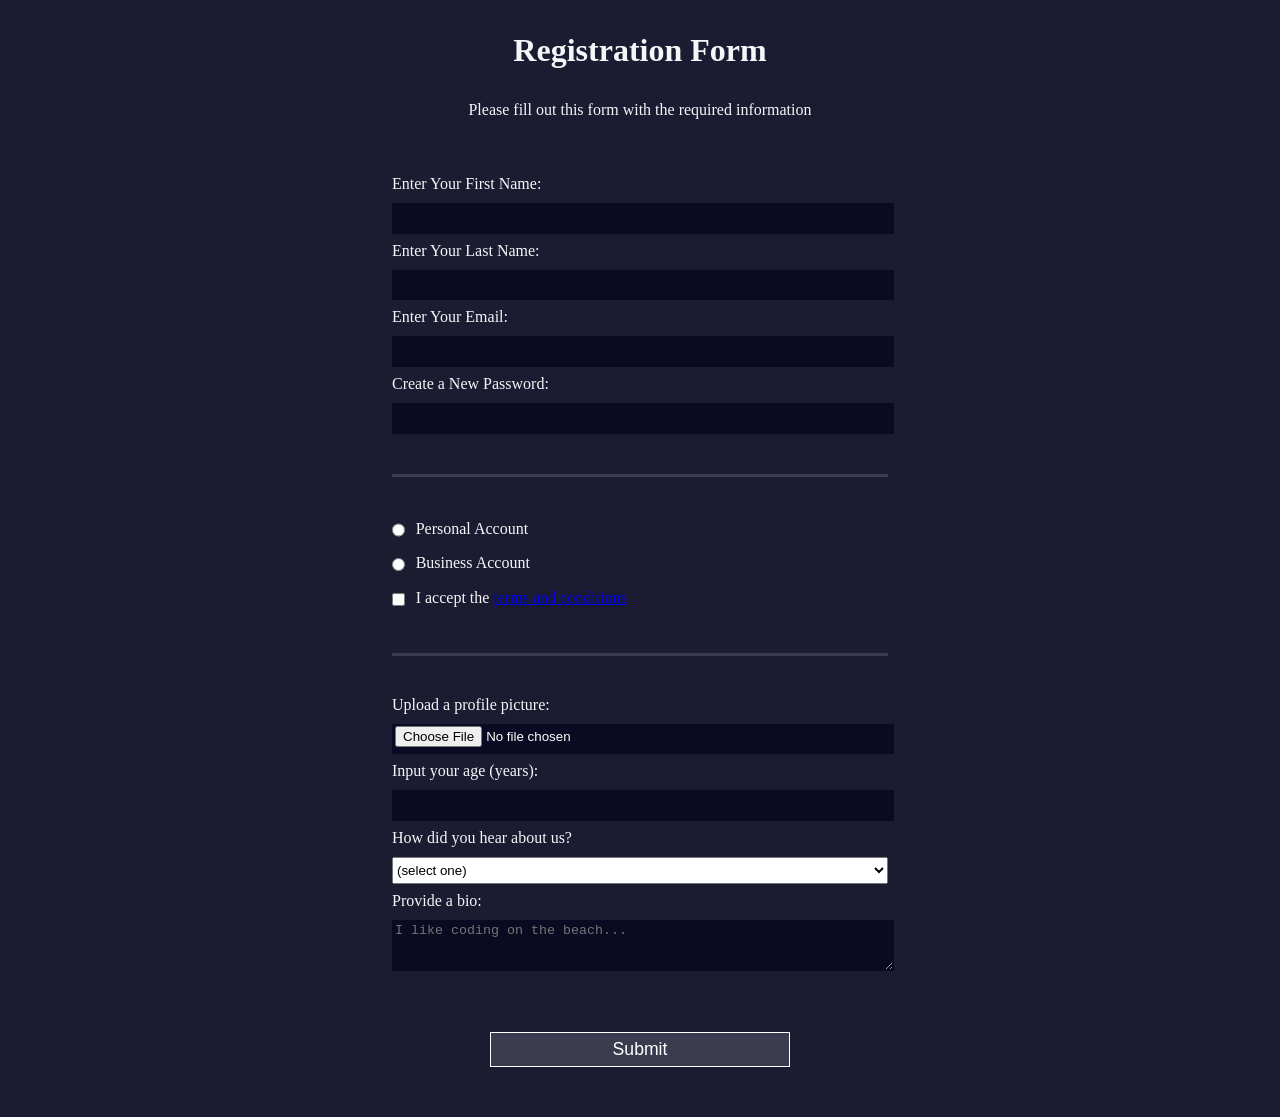
<file: belajar form/index.html>
<!DOCTYPE html>
<html lang="en">
  <head>
    <meta charset="UTF-8">
    <title>Registration Form</title>
    <link rel="stylesheet" href="styles.css" />
  </head>
  <body>
    <h1>Registration Form</h1>
    <p>Please fill out this form with the required information</p>
    <form method="post" action='https://register-demo.freecodecamp.org'>
      <fieldset>
        <label for="first-name">Enter Your First Name: <input id="first-name" name="first-name" type="text" required /></label>
        <label for="last-name">Enter Your Last Name: <input id="last-name" name="last-name" type="text" required /></label>
        <label for="email">Enter Your Email: <input id="email" name="email" type="email" required /></label>
        <label for="new-password">Create a New Password: <input id="new-password" name="new-password" type="password" pattern="[a-z0-5]{8,}" required /></label>
      </fieldset>
      <fieldset>
        <label for="personal-account"><input id="personal-account" type="radio" name="account-type" class="inline" /> Personal Account</label>
        <label for="business-account"><input id="business-account" type="radio" name="account-type" class="inline" /> Business Account</label>
        <label for="terms-and-conditions">
          <input id="terms-and-conditions" type="checkbox" required name="terms-and-conditions" class="inline" /> I accept the <a href="https://www.freecodecamp.org/news/terms-of-service/">terms and conditions</a>
        </label>
      </fieldset>
      <fieldset>
        <label for="profile-picture">Upload a profile picture: <input id="profile-picture" type="file" name="file" /></label>
        <label for="age">Input your age (years): <input id="age" type="number" name="age" min="13" max="120" /></label>
        <label for="referrer">How did you hear about us?
          <select id="referrer" name="referrer">
            <option value="">(select one)</option>
            <option value="1">News</option>
            <option value="2">YouTube Channel</option>
            <option value="3">Forum</option>
            <option value="4">Other</option>
          </select>
        </label>
        <label for="bio">Provide a bio:
          <textarea id="bio" name="bio" rows="3" cols="30" placeholder="I like coding on the beach..."></textarea>
        </label>
      </fieldset>
      <input type="submit" value="Submit" />
    </form>
  </body>
</html>
</file>
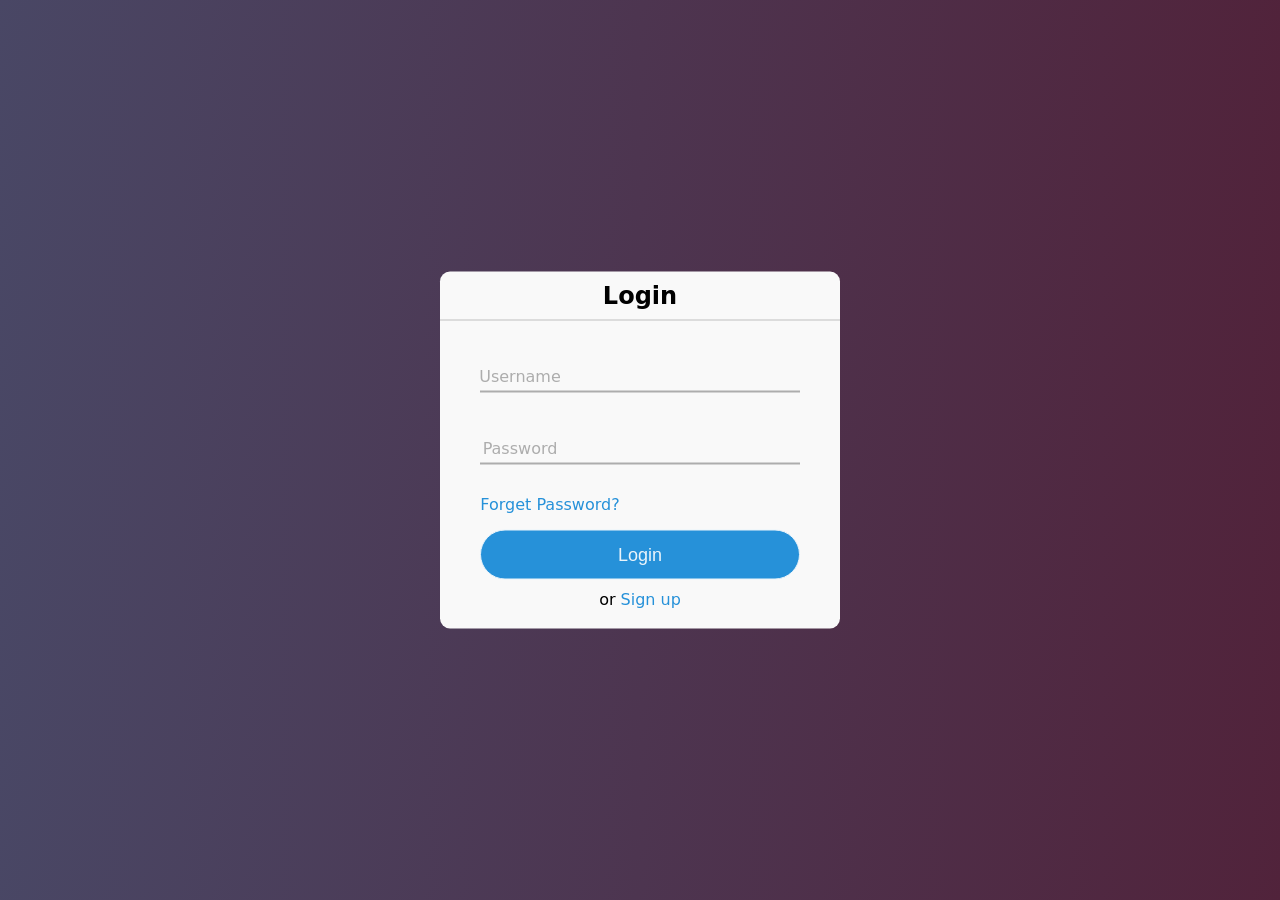
<file: login/index.html>
<!DOCTYPE html>
<html lang="en">
<head>
    <meta charset="UTF-8">
    <meta name="viewport" content="width=device-width, initial-scale=1.0">
    <title>Log in</title>
    <link rel="stylesheet" href="index.css">
</head>
<body>
    
    <section>
        <h1>Login</h1>
        <form action="">
            <div class="txt-input">
                <label for="email">Username</label>
                <input type="email" required>
            </div>
            <div class="txt-input">
                <label for="password"> Password</label>
                <input type="password" required>
            </div>
            <div class="forget-pass">
                <a href="#">Forget Password?</a>
            </div>
            <input type="submit" value="Login">
            <div class="signup">
                <p>or <a href="">Sign up</a></p>
            </div>
        </form>
    </section>
</body>
</html>
</file>
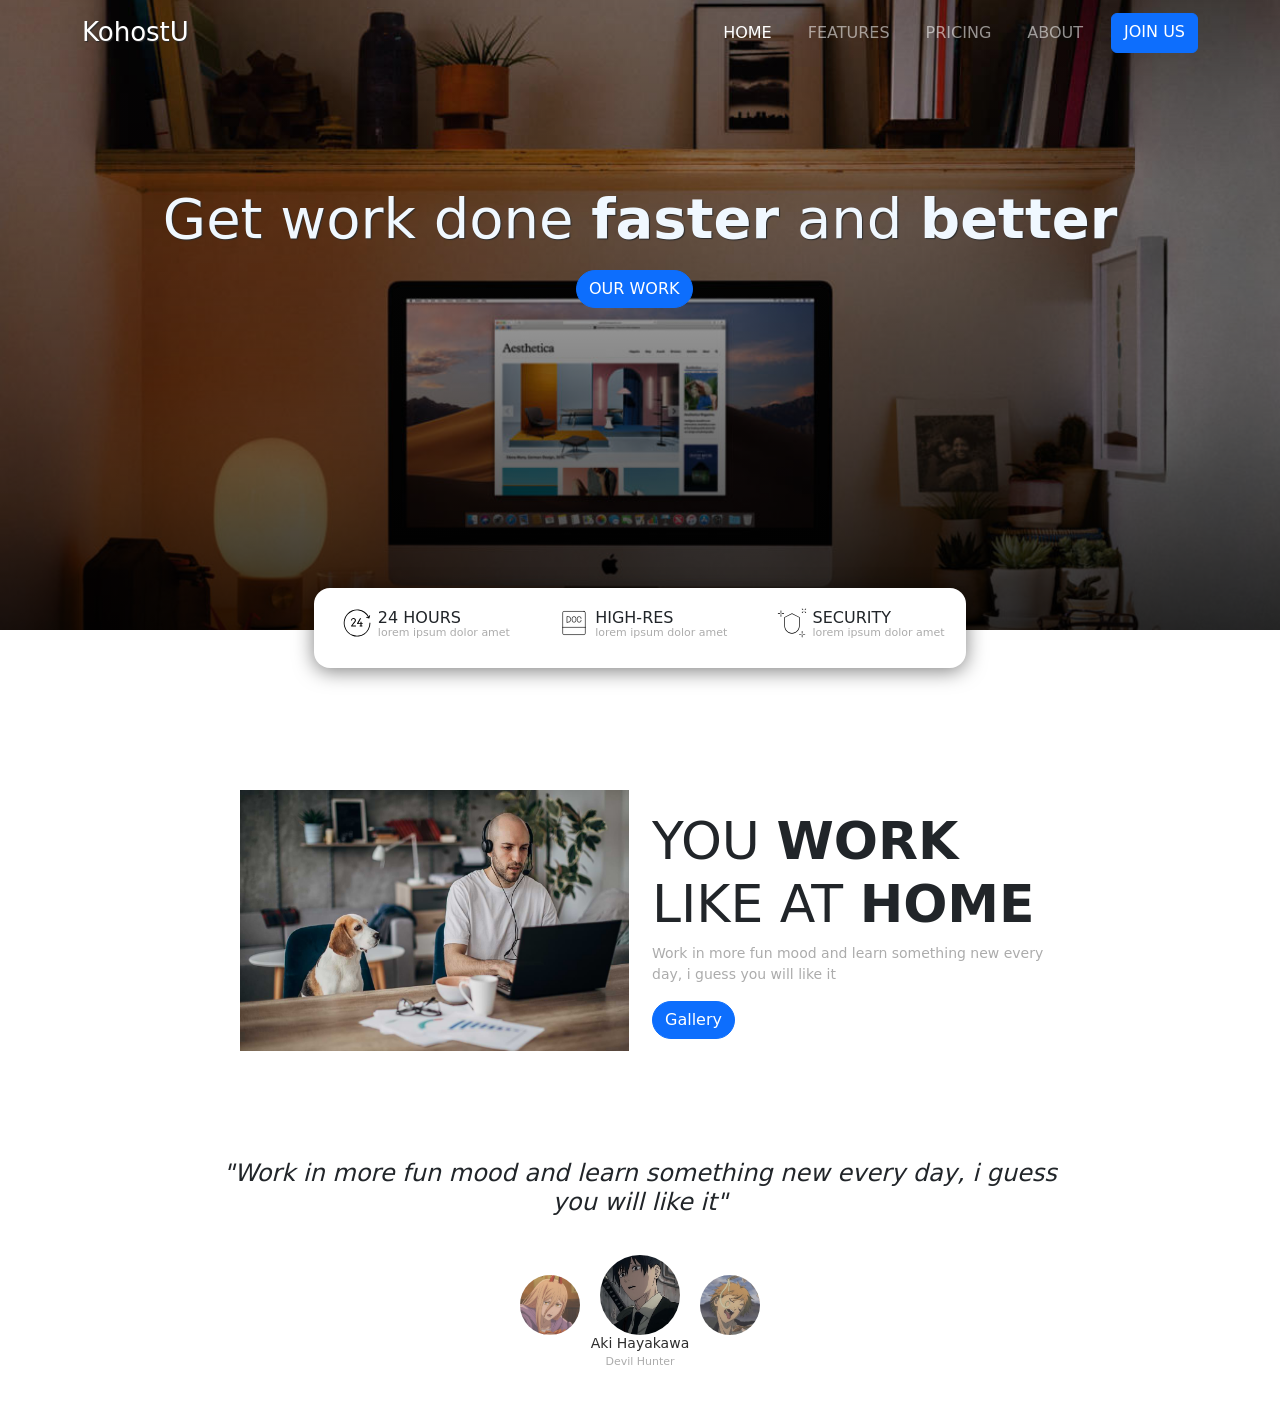
<file: web kerja bootsraps/index.html>
<!DOCTYPE html>
<html lang="en">
<head>
    <meta charset="UTF-8">
    <meta name="viewport" content="width=device-width, initial-scale=1.0">
    <title>Document</title>
    <link rel="stylesheet" href="index.css">
    <link href="https://cdn.jsdelivr.net/npm/bootstrap@5.3.0/dist/css/bootstrap.min.css" rel="stylesheet" integrity="sha384-9ndCyUaIbzAi2FUVXJi0CjmCapSmO7SnpJef0486qhLnuZ2cdeRhO02iuK6FUUVM" crossorigin="anonymous">

</head>
<body>
    <!-- Navbar -->
    <nav class="navbar navbar-expand-lg" data-bs-theme="dark">
      <div class="container">
        <a class="navbar-brand" href="#">KohostU</a>        
        <div class="navbar-nav ml-auto">
          <a class="nav-link active" aria-current="page" href="#">Home</a>
          <a class="nav-link" href="#">Features</a>
          <a class="nav-link" href="#">Pricing</a>
          <a class="nav-link" href="#">About</a>
          <a class="btn btn-primary joinus" href="#">JOIN US</a>
        </div>
      </div>
    </nav>
    <!-- Navbar end -->

    <!--Jumbotron-->       
    <h1 class="display-4">Get work done <span>faster</span> and <span>better</span></h1>

    <div class="jmtron"> 
      <div class="tombol">
        <a class="btn btn-primary tombol" href="#">Our Work</a>
      </div>
      <!-- container -->
    <div class="container-info">
      <!-- info panel -->
        <div class="row justify-content-center">
          <div class="col-6 info-panel">
            <div class="row">
              <div class="col-lg">
                <img src="hours-clock-24-hours-stopwatch-time-timer-watch-svgrepo-com.svg" alt="Employee" class="float-left">
                <h4>24 Hours</h4>
                <p>lorem ipsum dolor amet</p>
              </div>
              <div class="col-lg">
                <img src="doc-scanner-svgrepo-com.svg" alt="High Res" class="float-left">
                <h4>High-Res</h4>
                <p>lorem ipsum dolor amet</p>
              </div>
              <div class="col-lg">
                <img src="security-hygiene-svgrepo-com.svg" alt="Security" class="float-left">
                <h4>Security</h4>
                <p>lorem ipsum dolor amet</p>
              </div>
            </div>
          </div>
        </div>
      <!-- info panel end -->
      </div>
      <!-- container end -->
    </div>
    <!-- Jumbotronend -->

    <!-- container -->
    <div class="container-workspace">
      <!-- working space -->
      <div class="row workspace">
        <div class="col-6">
          <img src="workspace.jpg" alt="workingspace">
        </div>

        <div class="col-4">
          <h3>You <span>work</span> like at <span>home</span></h3>
          <p>Work in more fun mood and learn something new every day, i guess you will like it</p>
          <a class="btn btn-primary tombol" href="#">Gallery</a>
        </div>
      </div>
      <!-- working space end -->
    </div>
    <!-- container end -->

    <!-- testimoni -->
    <section class="testimonial">
      <div class="row justify-content-center quote">
        <div class="col-lg-8">
          <h4>
            "Work in more fun mood and learn something new every day, i guess you will like it"
          </h4>
        </div>
      </div>

      <div class="row justify-content-center">
        <div class="col-6 justify-content-center d-flex">
          <figure class="figure justify-content-center">
            <img src="power.jpg" class="figure-img img-fluid rounded-circle" alt="power">
          </figure>
          <figure class="figure justify-content-center">
            <img src="aki.jpg" class="figure-img img-fluid rounded-circle utama" alt="aki">
            <figcaption class="figure-caption">
              <h5>Aki Hayakawa</h5>
              <p>Devil Hunter</p>
            </figcaption>
          </figure>
          <figure class="figure justify-content-center">
            <img src="denji.jpg" class="figure-img img-fluid rounded-circle" alt="denji">
          </figure>
        </div>
      </div>
    </section>
    <!-- testimoni end -->
    <script src="https://cdn.jsdelivr.net/npm/bootstrap@5.3.0/dist/js/bootstrap.bundle.min.js" integrity="sha384-geWF76RCwLtnZ8qwWowPQNguL3RmwHVBC9FhGdlKrxdiJJigb/j/68SIy3Te4Bkz" crossorigin="anonymous"></script>
</body>
</html>
</file>
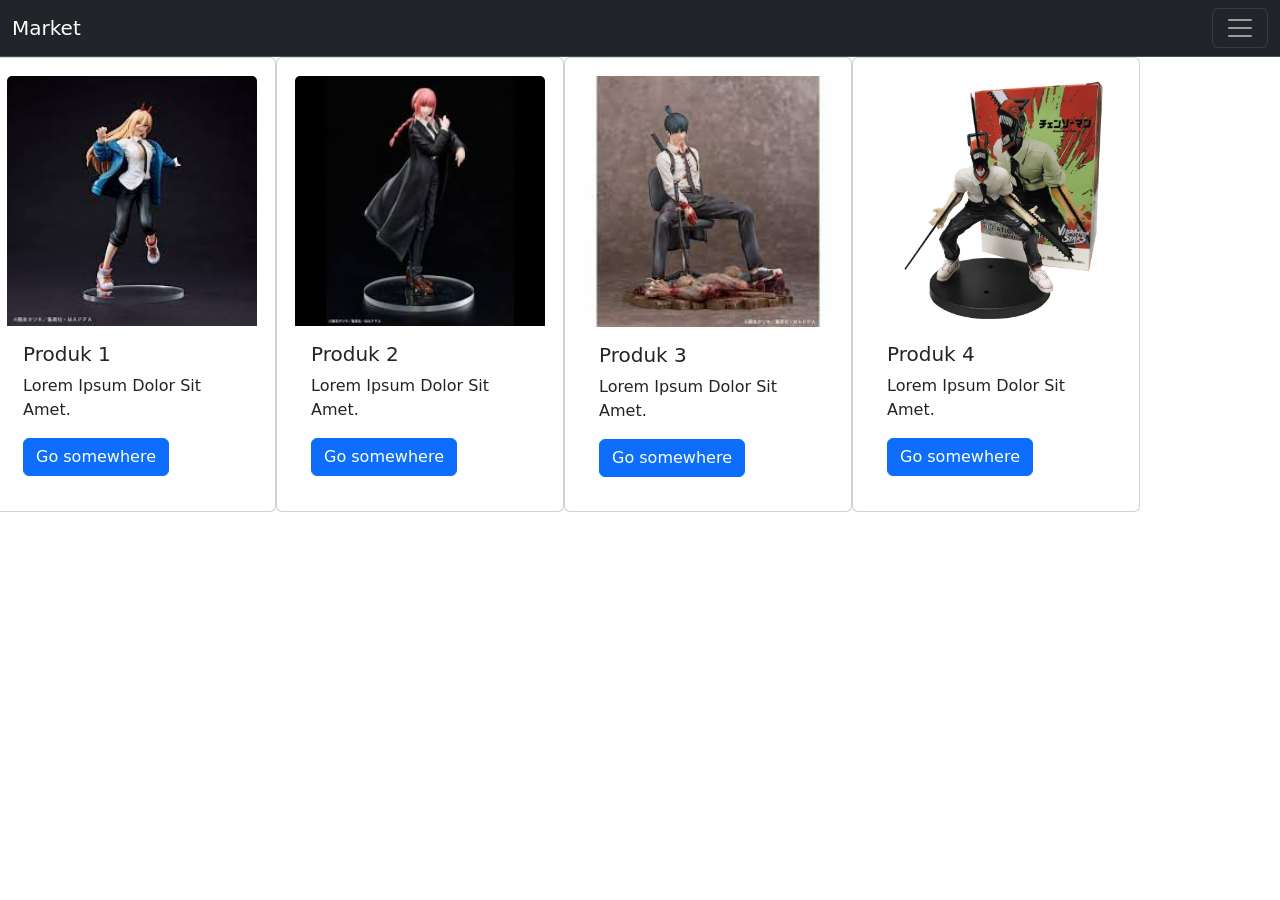
<file: web satu/index.html>
<!DOCTYPE html>
<html lang="en">
<head>
    <meta charset="UTF-8">
    <meta name="viewport" content="width=device-width, initial-scale=1.0">
    <title>jualan</title>
    <link href="https://cdn.jsdelivr.net/npm/bootstrap@5.3.0/dist/css/bootstrap.min.css" rel="stylesheet" integrity="sha384-9ndCyUaIbzAi2FUVXJi0CjmCapSmO7SnpJef0486qhLnuZ2cdeRhO02iuK6FUUVM" crossorigin="anonymous">
    <link rel="stylesheet" href="index.css">
</head>
<body>
    <nav class="navbar bg-dark border-bottom border-bottom-dark" data-bs-theme="dark">
        <div class="container-fluid">
          <a class="navbar-brand" href="#">Market</a>
          <button class="navbar-toggler" type="button" data-bs-toggle="collapse" data-bs-target="#navbarSupportedContent" aria-controls="navbarSupportedContent" aria-expanded="false" aria-label="Toggle navigation">
            <span class="navbar-toggler-icon"></span>
          </button>
          <div class="collapse navbar-collapse" id="navbarSupportedContent">
            <ul class="navbar-nav me-auto mb-2 mb-lg-0">
              <li class="nav-item">
                <a class="nav-link active" aria-current="page" href="#">Home</a>
              </li>
              <li class="nav-item">
                <a class="nav-link" href="#">Link</a>
              </li>
              <li class="nav-item dropdown">
                <a class="nav-link dropdown-toggle" href="#" role="button" data-bs-toggle="dropdown" aria-expanded="false">
                  Dropdown
                </a>
                <ul class="dropdown-menu">
                  <li><a class="dropdown-item" href="#">Action</a></li>
                  <li><a class="dropdown-item" href="#">Another action</a></li>
                  <li><hr class="dropdown-divider"></li>
                  <li><a class="dropdown-item" href="#">Something else here</a></li>
                </ul>
              </li>
              <li class="nav-item">
                <a class="nav-link disabled">Disabled</a>
              </li>
            </ul>
            <form class="d-flex" role="search">
              <input class="form-control me-2" type="search" placeholder="Search" aria-label="Search">
              <button class="btn btn-outline-success" type="submit">Search</button>
            </form>
          </div>
        </div>
      </nav>
      <div class="row">
        <!-- content 1  -->
      <div class="card" style="width: 18rem;">
        <img src="powah.jpeg" class="card-img-top" alt="...">
        <div class="card-body">
          <h5 class="card-title">Produk 1</h5>
          <p class="card-text">Lorem Ipsum Dolor Sit Amet.</p>
          <a href="#" class="btn btn-primary">Go somewhere</a>
        </div>
      </div>
      <!-- content 1 end  -->

      <!-- content 2  -->
      <div class="card" style="width: 18rem;">
        <img src="makima.jpeg" class="card-img-top" alt="...">
        <div class="card-body">
          <h5 class="card-title">Produk 2</h5>
          <p class="card-text">Lorem Ipsum Dolor Sit Amet.</p>
          <a href="#" class="btn btn-primary">Go somewhere</a>
        </div>
      </div>
      <!-- content 2 end  -->

      <!-- content 3  -->
      <div class="card" style="width: 18rem;">
        <img src="aki.jpeg" class="card-img-top" alt="...">
        <div class="card-body">
          <h5 class="card-title">Produk 3</h5>
          <p class="card-text">Lorem Ipsum Dolor Sit Amet.</p>
          <a href="#" class="btn btn-primary">Go somewhere</a>
        </div>
      </div>
      <!-- content 3 end  -->
      <div class="card" style="width: 18rem;">
        <img src="denji.jpeg" class="card-img-top" alt="...">
        <div class="card-body">
          <h5 class="card-title">Produk 4</h5>
          <p class="card-text">Lorem Ipsum Dolor Sit Amet.</p>
          <a href="#" class="btn btn-primary">Go somewhere</a>
        </div>
      </div>

      </div>
      
    <script src="https://cdn.jsdelivr.net/npm/bootstrap@5.3.0/dist/js/bootstrap.bundle.min.js" integrity="sha384-geWF76RCwLtnZ8qwWowPQNguL3RmwHVBC9FhGdlKrxdiJJigb/j/68SIy3Te4Bkz" crossorigin="anonymous"></script>

</body>
</html>
</file>
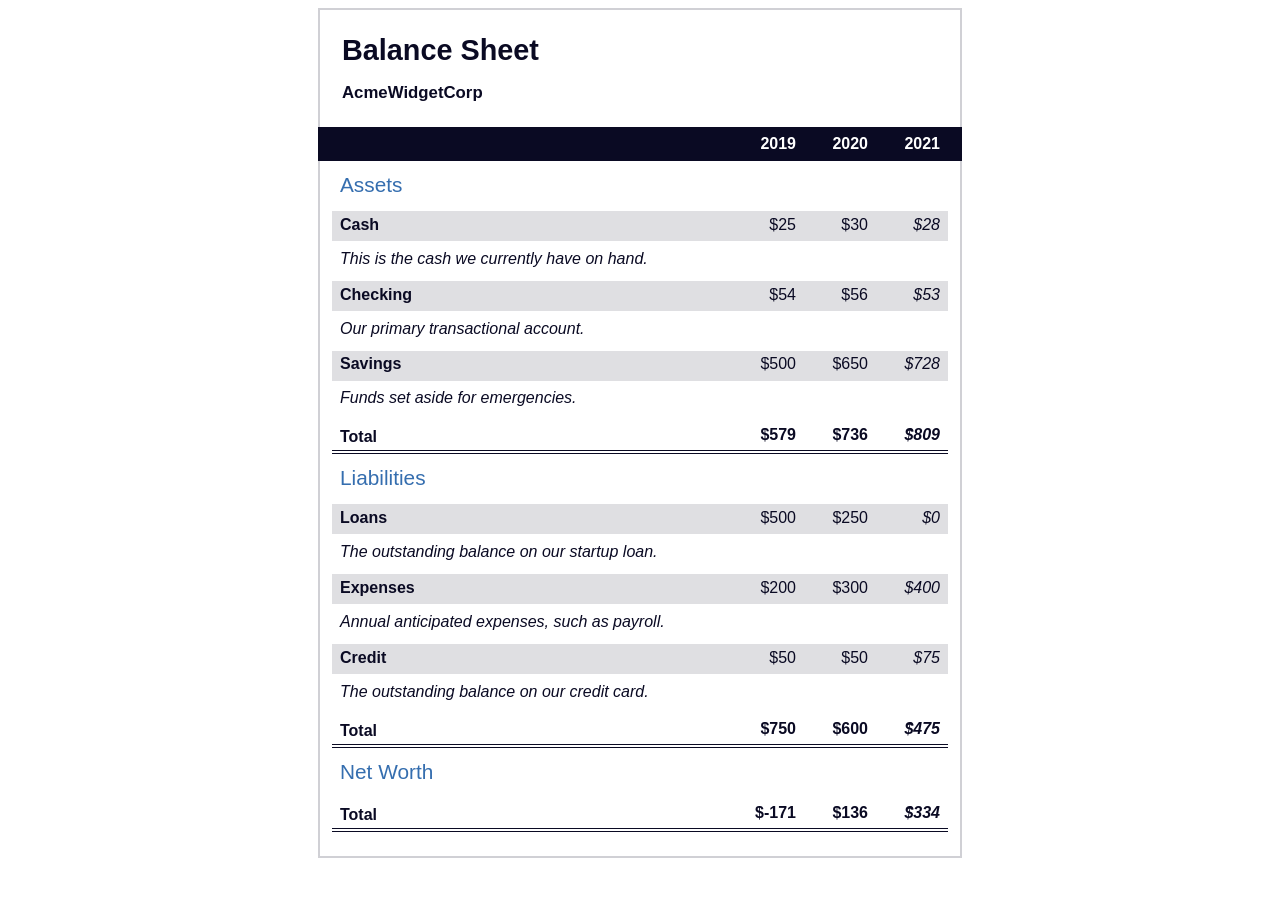
<file: freeCodeCamp/11-Learn More About CSS Pseudo Selectors by Building A Balance Sheet/index.html>
<!DOCTYPE html>
<html lang="en">
  <head>
    <meta charset="UTF-8">
    <meta name="viewport" content="width=device-width, initial-scale=1.0">
    <title>Balance Sheet</title>
    <link rel="stylesheet" href="./styles.css">
  </head>
  <body>
    <main>
      <section>
        <h1>
          <span class="flex">
            <span>AcmeWidgetCorp</span>
            <span>Balance Sheet</span>
          </span>
        </h1>
        <div id="years" aria-hidden="true">
          <span class="year">2019</span>
          <span class="year">2020</span>
          <span class="year">2021</span>
        </div>
        <div class="table-wrap">
          <table>
            <caption>Assets</caption>
            <thead>
              <tr>
                <td></td>
                <th><span class="sr-only year">2019</span></th>
                <th><span class="sr-only year">2020</span></th>
                <th class="current"><span class="sr-only year">2021</span></th>
              </tr>
            </thead>
            <tbody>
              <tr class="data">
                <th>Cash <span class="description">This is the cash we currently have on hand.</span></th>
                <td>$25</td>
                <td>$30</td>
                <td class="current">$28</td>
              </tr>
              <tr class="data">
                <th>Checking <span class="description">Our primary transactional account.</span></th>
                <td>$54</td>
                <td>$56</td>
                <td class="current">$53</td>
              </tr>
              <tr class="data">
                <th>Savings <span class="description">Funds set aside for emergencies.</span></th>
                <td>$500</td>
                <td>$650</td>
                <td class="current">$728</td>
              </tr>
              <tr class="total">
                <th>Total <span class="sr-only">Assets</span></th>
                <td>$579</td>
                <td>$736</td>
                <td class="current">$809</td>
              </tr>
            </tbody>
          </table>
          <table>
            <caption>Liabilities</caption>
            <thead>
              <tr>
              <td></td>
              <th><span class="sr-only">2019</span></th>
              <th><span class="sr-only">2020</span></th>
              <th><span class="sr-only">2021</span></th>
              </tr>
            </thead>
            <tbody>
              <tr class="data">
                <th>Loans <span class="description">The outstanding balance on our startup loan.</span></th>
                <td>$500</td>
                <td>$250</td>
                <td class="current">$0</td>
              </tr>
              <tr class="data">
                <th>Expenses <span class="description">Annual anticipated expenses, such as payroll.</span></th>
                <td>$200</td>
                <td>$300</td>
                <td class="current">$400</td>
              </tr>
              <tr class="data">
                <th>Credit <span class="description">The outstanding balance on our credit card.</span></th>
                <td>$50</td>
                <td>$50</td>
                <td class="current">$75</td>
              </tr>
              <tr class="total">
                <th>Total <span class="sr-only">Liabilities</span></th>
                <td>$750</td>
                <td>$600</td>
                <td class="current">$475</td>
              </tr>
            </tbody>
          </table>
          <table>
            <caption>Net Worth</caption>
            <thead>
              <tr>
              <td></td>
              <th><span class="sr-only">2019</span></th>
              <th><span class="sr-only">2020</span></th>
              <th><span class="sr-only">2021</span></th>
              </tr>
            </thead>
            <tbody>
              <tr class="total">
                <th>Total <span class="sr-only">Net Worth</span></th>
                <td>$-171</td>
                <td>$136</td>
                <td class="current">$334</td>
              </tr>
            </tbody>
          </table>
        </div>
      </section>
    </main>
  </body>
</html>
</file>
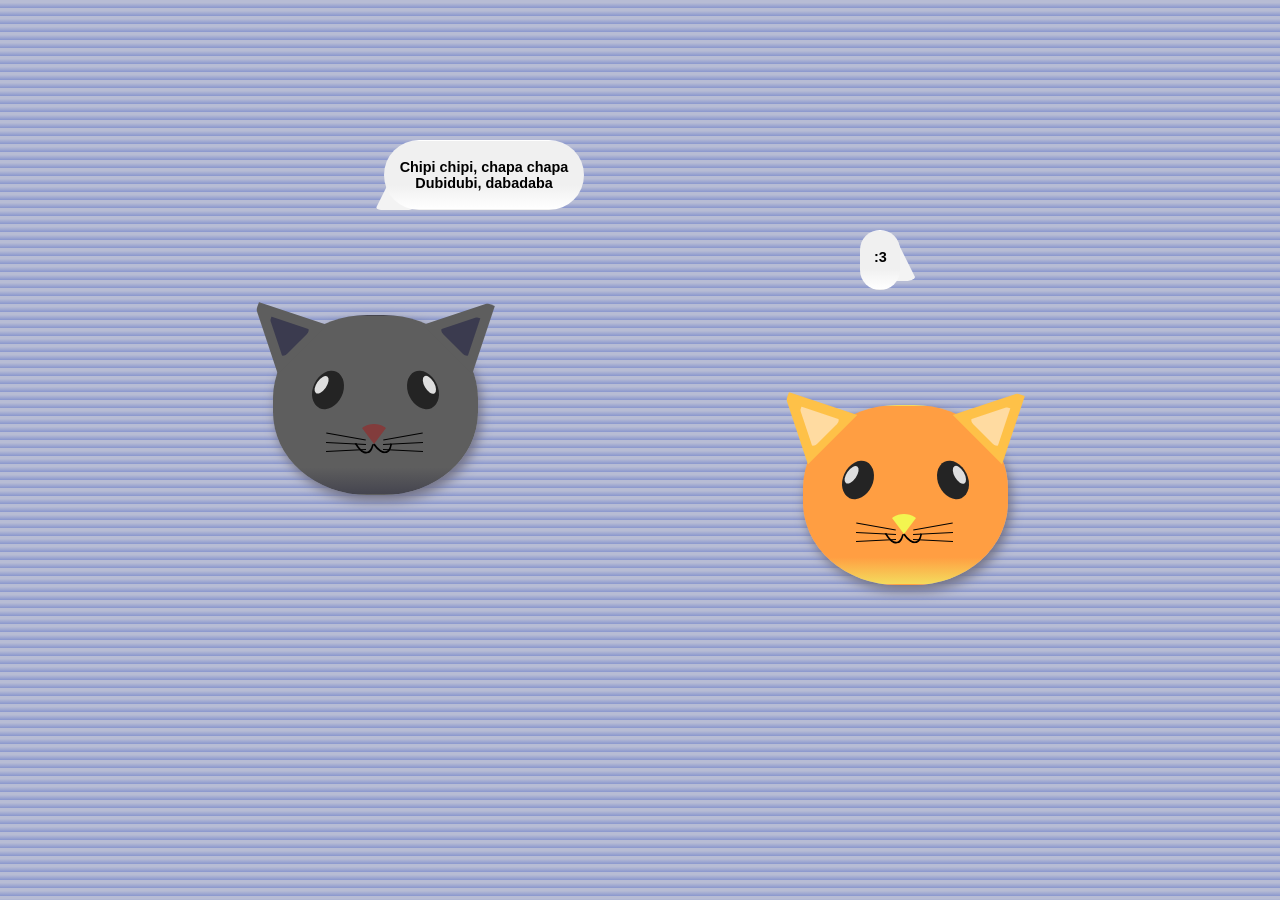
<file: freeCodeCamp/12-Learn Intermediate CSS by Building a Cat Painting/index.html>
<!DOCTYPE html>
<html lang="en">
<head>
    <meta charset="UTF-8">
    <title>Cat Painting</title>
    <link rel="stylesheet" href="./styles.css">
</head>
<body>
    <main>
    <!-- Black Cat -->
    <div class="cat-head">
        <div class="cat-ears">
        <div class="cat-left-ear">
            <div class="cat-left-inner-ear"></div>
        </div>
        <div class="cat-right-ear">
            <div class="cat-right-inner-ear"></div>
        </div>
        </div>

        <div class="cat-eyes">
        <div class="cat-left-eye">
            <div class="cat-left-inner-eye"></div>
        </div>
        <div class="cat-right-eye">
            <div class="cat-right-inner-eye"></div>
        </div>
        </div>
        
        <div class="cat-nose"></div>

        <div class="cat-mouth">
        <div class="cat-mouth-line-left"></div>
        <div class="cat-mouth-line-right"></div>
        </div>

        <div class="cat-whiskers">
        <div class="cat-whiskers-left">
            <div class="cat-whisker-left-top"></div>
            <div class="cat-whisker-left-middle"></div>
            <div class="cat-whisker-left-bottom"></div>
        </div>
        <div class="cat-whiskers-right">
            <div class="cat-whisker-right-top"></div>
            <div class="cat-whisker-right-middle"></div>
            <div class="cat-whisker-right-bottom"></div>
        </div>
        </div>

    </div>

    <!-- White Cat -->
    <div class="cat-head">
        <div class="cat-ears">
        <div class="cat-left-ear">
            <div class="cat-left-inner-ear"></div>
        </div>
        <div class="cat-right-ear">
            <div class="cat-right-inner-ear"></div>
        </div>
        </div>

        <div class="cat-eyes">
        <div class="cat-left-eye">
            <div class="cat-left-inner-eye"></div>
        </div>
        <div class="cat-right-eye">
            <div class="cat-right-inner-eye"></div>
        </div>
        </div>
        
        <div class="cat-nose"></div>

        <div class="cat-mouth">
        <div class="cat-mouth-line-left"></div>
        <div class="cat-mouth-line-right"></div>
        </div>

        <div class="cat-whiskers">
        <div class="cat-whiskers-left">
            <div class="cat-whisker-left-top"></div>
            <div class="cat-whisker-left-middle"></div>
            <div class="cat-whisker-left-bottom"></div>
        </div>
        <div class="cat-whiskers-right">
            <div class="cat-whisker-right-top"></div>
            <div class="cat-whisker-right-middle"></div>
            <div class="cat-whisker-right-bottom"></div>
        </div>
        </div>

    </div>

    <!-- Bubble Text 1 -->
    <div class="bubble-black">
        <p>Chipi chipi, chapa chapa <br>Dubidubi, dabadaba</p>
        <div class="triangel-black"></div>
    </div>
    
    <!-- Bubble Text 2 -->
    <div class="bubble-white">
        <p>:3</p>
        <div class="triangel-white"></div>
    </div>

    </main>
</body>
</html>
</file>
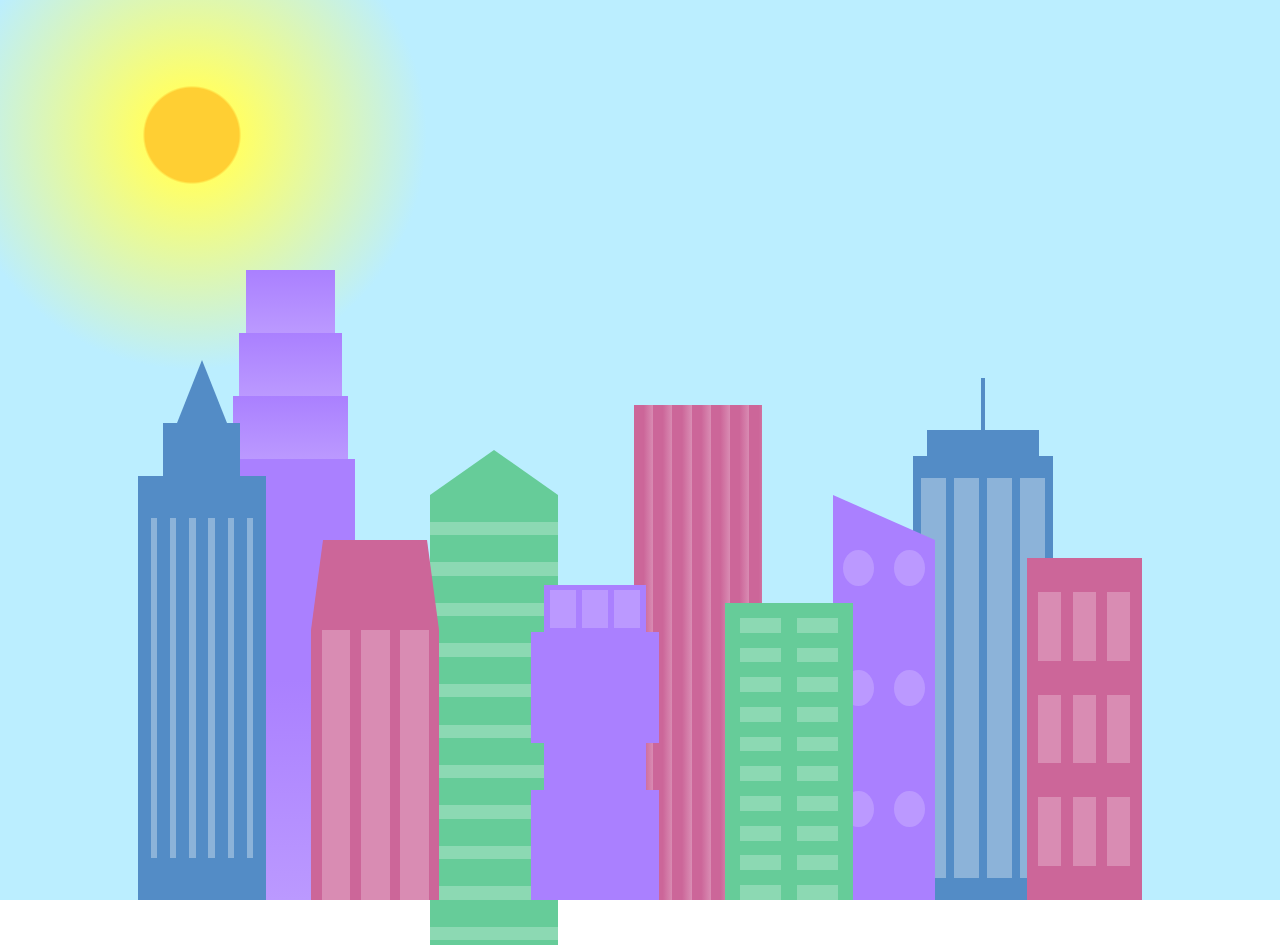
<file: freeCodeCamp/15-Learn CSS Variables by Building a City Skyline/index.html>
<!DOCTYPE html>
<html lang="en">    
<head>
    <meta charset="UTF-8">
    <title>City Skyline</title>
    <link href="styles.css" rel="stylesheet" />   
</head>

<body>
    <div class="background-buildings sky">
    <div></div>
    <div></div>
    <div class="bb1 building-wrap">
        <div class="bb1a bb1-window"></div>
        <div class="bb1b bb1-window"></div>
        <div class="bb1c bb1-window"></div>
        <div class="bb1d"></div>
    </div>
    <div class="bb2">
        <div class="bb2a"></div>
        <div class="bb2b"></div>
    </div>
    <div class="bb3"></div>
    <div></div>
    <div class="bb4 building-wrap">
        <div class="bb4a"></div>
        <div class="bb4b"></div>
        <div class="bb4c window-wrap">
        <div class="bb4-window"></div>
        <div class="bb4-window"></div>
        <div class="bb4-window"></div>
        <div class="bb4-window"></div>
        </div>
    </div>
    <div></div>
    <div></div>
    </div>

    <div class="foreground-buildings">
    <div></div>
    <div></div>
    <div class="fb1 building-wrap">
        <div class="fb1a"></div>
        <div class="fb1b"></div>
        <div class="fb1c"></div>
    </div>
    <div class="fb2">
        <div class="fb2a"></div>
        <div class="fb2b window-wrap">
        <div class="fb2-window"></div>
        <div class="fb2-window"></div>
        <div class="fb2-window"></div>
        </div>
    </div>
    <div></div>
    <div class="fb3 building-wrap">
        <div class="fb3a window-wrap">
        <div class="fb3-window"></div>
        <div class="fb3-window"></div>
        <div class="fb3-window"></div>
        </div>
        <div class="fb3b"></div>
        <div class="fb3a"></div>
        <div class="fb3b"></div>
    </div>
    <div class="fb4">
        <div class="fb4a"></div>
        <div class="fb4b">
        <div class="fb4-window"></div>
        <div class="fb4-window"></div>
        <div class="fb4-window"></div>
        <div class="fb4-window"></div>
        <div class="fb4-window"></div>
        <div class="fb4-window"></div>
        </div>
    </div>
    <div class="fb5"></div>
    <div class="fb6"></div>
    <div></div>
    <div></div>
    </div>
</body>
</html>
</file>
<file: belajar form/styles.css>
body {
    width: 100%;
    height: 100vh;
    margin: 0;
    background-color: #1b1b32;
    color: #f5f6f7;
    font-family: Tahoma;
    font-size: 16px;
  }
  
  h1, p {
    margin: 1em auto;
    text-align: center;
  }
  
  form {
    width: 60vw;
    max-width: 500px;
    min-width: 300px;
    margin: 0 auto;
    padding-bottom: 2em;
  }
  
  fieldset {
    border: none;
    padding: 2rem 0;
    border-bottom: 3px solid #3b3b4f;
  }
  
  fieldset:last-of-type {
    border-bottom: none;
  }
  
  label {
    display: block;
    margin: 0.5rem 0;
  }
  
  input,
  textarea,
  select {
    margin: 10px 0 0 0;
    width: 100%;
    min-height: 2em;
  }
  
  input, textarea {
    background-color: #0a0a23;
    border: 1px solid #0a0a23;
    color: #ffffff;
  }
  
  .inline {
    width: unset;
    margin: 0 0.5em 0 0;
    vertical-align: middle;
  }
  
  input[type="submit"] {
    display: block;
    width: 60%;
    margin: 1em auto;
    height: 2em;
    font-size: 1.1rem;
    background-color: #3b3b4f;
    border-color: white;
    min-width: 300px;
  }
  
  input[type="file"] {
    padding: 1px 2px;
  }
</file>
<file: login/index.css>
*{
    padding: 0%;
    margin: 0%;
}
body{
    font-family: system-ui, -apple-system, BlinkMacSystemFont, 'Segoe UI', Roboto, Oxygen, Ubuntu, Cantarell, 'Open Sans', 'Helvetica Neue', sans-serif;
    height: 100hv;
    overflow: hidden;
    background: linear-gradient(120deg, rgb(73, 71, 101) 0%, rgb(81, 35, 59) 100%);
    text-align: center;
    padding: 0 0 20px 0;
}
section{
    position: absolute;
    top: 50%;
    left: 50%;
    transform: translate(-50%, -50%);
    width: 400px;
    background-color: rgb(249, 249, 249);
    border-radius: 10px;
   
}
h1{
    text-align: center;
    padding: 10px 0 10px 0;
    border-bottom: 1px solid silver;
}
form{
    box-sizing: border-box ;
    padding: 0 40px;
}
.txt-input{
    position:relative;
    width: 100%;
    border-bottom: 2px solid #adadad ;
    margin: 30px 0;
    align-items: center;
}
.txt-input input{
    width: 300px;
    padding: 0 5px;
    height: 40px;
    font-size: 16px;
    border: none;
    background: none;
    outline: none;
}
.txt-input label{
    position: absolute;
    top: 40%;
    left: 40px;
    color: #adadad;
    transform: translate(-50%);
    font-size: 16px;
    pointer-events: none;
}
.txt-input span::before{
    content: '';
    position: absolute;
    top: 480px;
    left: 0;
    width: 0%;
    height: 2px;
    background: #2691d9;
}
.txt-input input:focus ~ label,
.txt-input input:valid ~ label{
    width: -5px;
    color: #2691d9;
}
.txt-input input:focus ~ span::before,
.txt-input input:valid ~ span::before{
    width: 100px;
}
.password{
    margin: -5px 0 20px 5px;
    color: #a6a6a6;
    cursor: pointer;

}
.password:hover{
    text-decoration: underline;
}
form .forget-pass{
    padding: 0 0 16px 0;

}
form .forget-pass a{
    position:relative ;
    text-decoration: none;
    color: #2691d9;
    right: 90px;
}
input[type="submit"]{
    width: 100%;
    height: 50px;
    border: 1px solid;
    background: #2691d9;
    border-radius: 25px;
    color: #e9f4fb;
    font-size: 18px;
}
.signup{
    padding: 10px 0 20px;
}
.signup p a{
    text-decoration: none;
    color: #2691d9;
}
</file>
<file: web kerja bootsraps/index.css>
.navbar{
    position: relative;
    z-index: 1;
}
a.navbar-brand, .nav-link{
    font-family: system-ui, -apple-system, BlinkMacSystemFont, 'Segoe UI', Roboto, Oxygen, Ubuntu, Cantarell, 'Open Sans', 'Helvetica Neue', sans-serif;
    font-size: 26px;
}
.navbar-brand, a .nav-link{
    text-shadow: 1px 1px 1px #2d2d2d;
}
/* utility */
 a .btn{
    border-radius: 40px;
    text-transform: uppercase;
 }
.tombol{
    padding: 10px 0 10px 0;
    z-index: 1;
    
}
.tombol a{
    position: relative;
    border-radius: 40px;
    text-transform: uppercase;
    margin-left: 45%;
    margin-top: 270px;
}
a .joinus{
    border-radius: 40px;
}
body .jmtron{
    background-image: url(Slowly-Returning-to-work-and-still-WFH.jpg);
    position: relative;
    background-size: cover;
    width:100% ;
    height: 640px;
    background-repeat: no-repeat;
    margin-top: -270px;
}
body .jmtron::after{
    content: '';
    position: absolute;
    display: block;
    width: 100%;
    height: 100%;
    bottom: 0;
    background-image: linear-gradient(to top, rgb(0, 0, 0, 0.8), rgba(6, 6, 6, 0));

}
.display-4{
    color: aliceblue;
    text-align: center;
    margin-top: 120px;
    text-shadow: 1px 1px 1px #2d2d2d;
    position: relative;
    z-index: 1;
}
.display-4 span{
    font-weight:600 ;
}

.info-panel{
    height: 80px;
    box-shadow: 0 3px 20px rgba(0, 0, 0, 0.5);
    border-radius: 16px;
    background-color: white;
    padding: 20px;
    z-index: 1;
}
.container-info{
    margin-top: 270px;

}
.info-panel img{
    height: 32%;
    width: 32%;
    float: left;
    margin-bottom: 30px;
    margin-right: -10px;
}
.info-panel h4{
    font-size: 16px;
    text-transform: uppercase;

}
.info-panel p{
    font-size: 11px;
    color: #acacac;
    margin-top: -10px;
}
.container-workspace{
    margin-top: 160px;
}
.workspace img{
    width: 62%;
    height: 105%;
    margin-left: 240px;
}
.workspace  h3{
    font-size: 52px;
    text-transform: uppercase;
    font-weight: 400;
    margin-top: 20px;
}
.workspace h3 span{
    font-weight: 600;
}
.workspace a{
    border-radius: 40px;
}
.workspace p{
    color:#acacac ;
    font-size: 14px;
}
/* testimonal */
.testimonial{
    margin-top: 120px;
    justify-content: center;
}
.testimonial h4{
    font-size: 24px;
    font-weight: 200;
    font-style: italic;
    text-align: center;
}
.testimonial img{
    position: relative;
    width: 60px;
    height: 60px;
    border-radius: 100%;
    margin: 50px 10px 0 10px;
    opacity: 0.8;
}
.testimonial figure img.utama{
    width: 80px;
    height: 80px;
    opacity: 1;
    margin-top: 30px;

}

.testimonial figcaption h5{
    text-align: center;
    font-size: 14px;
    color: #2d2d2d;
}
.testimonial figcaption p{
    margin-top: -5px;
    text-align: center;
    font-size: 11px;
    color: #acacac;
}

/* Desktop version */
@media (min-width: 992px) {
    .nav-link{
        text-transform: uppercase;
        margin-right: 20px;
    }
    .nav-link:hover::after{
        content: '';
        display: block;
        border-bottom: 3px solid rgb(74, 74, 192);
        margin: auto;
        padding-bottom: 5px;
        margin-bottom: -8px;
    }
}
</file>
<file: web satu/index.css>
.card{
    padding: 18px;
}
</file>
<file: freeCodeCamp/11-Learn More About CSS Pseudo Selectors by Building A Balance Sheet/styles.css>
span[class~="sr-only"] {
    border: 0 !important;
    clip: rect(1px, 1px, 1px, 1px) !important;
    clip-path: inset(50%) !important;
    height: 1px !important;
    width: 1px !important;
    position: absolute !important;
    overflow: hidden !important;
    white-space: nowrap !important;
    padding: 0 !important;
    margin: -1px !important;
  }
  
  html {
    box-sizing: border-box;
  }
  
  body {
    font-family: sans-serif;
    color: #0a0a23;
  }
  
  h1 {
    max-width: 37.25rem;
    margin: 0 auto;
    padding: 1.5rem 1.25rem;
  }
  
  h1 .flex {
    display: flex;
    flex-direction: column-reverse;
    gap: 1rem;
  }
  
  h1 .flex span:first-of-type {
    font-size: 0.7em;
  }
  
  h1 .flex span:last-of-type {
    font-size: 1.2em;
  }
  
  section {
    max-width: 40rem;
    margin: 0 auto;
    border: 2px solid #d0d0d5;
  }
  
  #years {
    display: flex;
    justify-content: flex-end;
    position: sticky;
    z-index: 999;
    top: 0;
    background: #0a0a23;
    color: #fff;
    padding: 0.5rem calc(1.25rem + 2px) 0.5rem 0;
    margin: 0 -2px;
  }
  
  #years span[class] {
    font-weight: bold;
    width: 4.5rem;
    text-align: right;
  }
  
  .table-wrap {
    padding: 0 0.75rem 1.5rem 0.75rem;
  }
  
  table {
    border-collapse: collapse;
    border: 0;
    width: 100%;
    position: relative;
    margin-top: 3rem;
  }
  
  table caption {
    color: #356eaf;
    font-size: 1.3em;
    font-weight: normal;
    position: absolute;
    top: -2.25rem;
    left: 0.5rem;
  }
  
  tbody td {
    width: 100vw;
    min-width: 4rem;
    max-width: 4rem;
  }
  
  tbody th {
    width: calc(100% - 12rem);
  }
  
  tr[class="total"] {
    border-bottom: 4px double #0a0a23;
    font-weight: bold;
  }
  
  tr[class="total"] th {
    text-align: left;
    padding: 0.5rem 0 0.25rem 0.5rem;
  }
  
  tr.total td {
    text-align: right;
    padding: 0 0.25rem;
  }
  
  tr.total td:nth-of-type(3) {
    padding-right: 0.5rem;
  }
  
  tr.total:hover {
    background-color: #99c9ff;
  }
  
  td.current {
    font-style: italic;
  }
  
  tr.data {
    background-image: linear-gradient(to bottom, #dfdfe2 1.845rem, white 1.845rem);
  }
  
  tr.data th {
    text-align: left;
    padding-top: 0.3rem;
    padding-left: 0.5rem;
  }
  
  tr.data th .description {
    display: block;
    font-weight: normal;
    font-style: italic;
    padding: 1rem 0 0.75rem;
    margin-right: -13.5rem;
  }
  
  tr.data td {
    vertical-align: top;
    padding: 0.3rem 0.25rem 0;
    text-align: right;
  }
  
  tr.data td:last-of-type{
    padding-right:0.5rem;
  }
</file>
<file: freeCodeCamp/12-Learn Intermediate CSS by Building a Cat Painting/styles.css>
* {
    box-sizing: border-box;
}

body {
    /* background-color: #acb1ca; */
    background: linear-gradient(#b7bcd4 35%, #8a97ce 100%);
}

.cat-head {
    position: absolute;
    margin: auto;
    width: 205px;
    height: 180px;
    border: 1px solid transparent;
    border-radius: 46%;
    box-shadow:3px 6px 12px #737387;
    z-index: 1;
}

@keyframes kawai_hitam {
    0% {bottom: 10%;}
    25% {bottom: 10%;}
    50% {top: 10%;}
    100% {bottom: 10%;}
}

@keyframes kawai_putih {
    0% {top: 10%;}
    25% {top: 10%;}
    50% {bottom: 10%;}
    100% {top: 10%;}
}

/* Kucing Pertama */
.cat-head:nth-child(1){
    right:calc(50% - 110px);
    left:0;
    bottom:10%;
    top:0;
    background: linear-gradient(#5e5e5e 85%, #45454f 100%);
    animation-name: kawai_hitam;
    animation-duration: 0.6s;
    animation-delay: 0s;
    animation-iteration-count: infinite;
    animation-timing-function: ease-in-out;
}

.cat-head:nth-child(2){
    left:calc(50% - 110px);
    right:0;
    bottom:0;
    top:10%;
    background: linear-gradient(#ff9e42 85%, #f4db5d 100%);
    animation-name: kawai_putih;
    animation-duration: 3s;
    animation-delay: 0.1s;
    animation-iteration-count: infinite;
    animation-timing-function: ease-in-out;
}

/* Buble Text  */
.bubble-black{
    position:absolute;
    right:calc(50% - 110px);
    left:30%;
    bottom:10%;
    top:calc(20% - 40px);
    background: linear-gradient(#f0f0f0 65%, #ffffff 100%);
    width:200px;
    height:70px;
    border:1px solid transparent;
    border-radius: 38px;
    -webkit-border-radius: 38px;
    -moz-border-radius: 38px;
    -ms-border-radius: 38px;
    -o-border-radius: 38px;
}

.bubble-white{
    position:absolute;
    left:calc(68% - 10px);
    right:60%;
    bottom:10%;
    top:calc(30% - 40px);
    background: linear-gradient(#f0f0f0 65%, #ffffff 100%);
    width:40px;
    height:60px;
    border:1px solid transparent;
    border-radius: 38px;
    -webkit-border-radius: 38px;
    -moz-border-radius: 38px;
    -ms-border-radius: 38px;
    -o-border-radius: 38px;
}

.bubble-black p{
    font-family: sans-serif;
    font-size: 0.9em;
    font-weight: 600;
    padding: 4px;
    text-align: center;
}

.bubble-white p{
    font-family: sans-serif;
    font-size: 0.9em;
    font-weight: 600;
    padding: 4px;
    text-align: center;
}

.triangel-black{
    position: absolute;
    top: 29px;
    left: -10px;
    border-top-left-radius: 90px;
    border-top-right-radius: 10px;
    border-bottom-right-radius: 40%;
    border-bottom-left-radius: 40%;
    border-left: 20px solid transparent;
    border-right: 20px solid transparent;
    border-bottom: 40px solid #f3f3f3;
    z-index:-1;
}

.triangel-white{
    position: absolute;
    top: 10px;
    left: 16px;
    border-top-left-radius: 50px;
    border-top-right-radius: 20px;
    border-bottom-right-radius: 40%;
    border-bottom-left-radius: 40%;
    border-left: 20px solid transparent;
    border-right: 20px solid transparent;
    border-bottom: 40px solid #f3f3f3;
    z-index:-1;
}

/* Responsif saat layar diperkecil */
@media only screen and (max-width: 768px) {
    .cat-head:nth-child(1){
        right:calc(60vw - 110px);
        bottom:10%;
        top:0;
        width: 205px;
        height: 180px;
        animation-name: kawai_hitam;
        animation-duration: 0.8s;
        animation-delay: 0s;
        animation-iteration-count: infinity;
        animation-timing-function: ease-in-out;
    }

    .cat-head:nth-child(2){
        left:calc(60vw - 110px);
        bottom:0;
        top:10%;
        background: linear-gradient(#ff9e42 85%, #f4db5d 100%);
        width: 205px;
        height: 180px;
        animation-name: kawai_putih;
        animation-duration: 4s;
        animation-delay: 0.1s;
        animation-iteration-count: infinite;
        animation-timing-function: ease-in-out;
    }
}

/* Kuping Kucing Pertama */
.cat-head:nth-child(1) .cat-left-ear {
    position: absolute;
    top: -26px;
    left: -31px;
    z-index: 1;
    border-top-left-radius: 90px;
    border-top-right-radius: 10px;
    transform: rotate(-45deg);
    border-left: 35px solid transparent;
    border-right: 35px solid transparent;
    border-bottom: 70px solid #5e5e5e;
    -webkit-transform: rotate(-45deg);
    -moz-transform: rotate(-45deg);
    -ms-transform: rotate(-45deg);
    -o-transform: rotate(-45deg);
}

.cat-head:nth-child(1) .cat-right-ear {
    position: absolute;
    top: -26px;
    left: 163px;
    z-index: 1;
    transform: rotate(45deg);
    border-top-left-radius: 90px;
    border-top-right-radius: 10px;
    border-left: 35px solid transparent;
    border-right: 35px solid transparent;
    border-bottom: 70px solid #5e5e5e;
    -webkit-transform: rotate(45deg);
    -moz-transform: rotate(45deg);
    -ms-transform: rotate(45deg);
    -o-transform: rotate(45deg);
}

.cat-head:nth-child(1) .cat-left-inner-ear {
    position: absolute;
    top: 22px;
    left: -20px;
    border-top-left-radius: 90px;
    border-top-right-radius: 10px;
    border-bottom-right-radius: 40%;
    border-bottom-left-radius: 40%;
    border-left: 20px solid transparent;
    border-right: 20px solid transparent;
    border-bottom: 40px solid #3b3b4f;
}

.cat-head:nth-child(1) .cat-right-inner-ear {
    position: absolute;
    top: 22px;
    left: -20px;
    border-top-left-radius: 90px;
    border-top-right-radius: 10px;
    border-bottom-right-radius: 40%;
    border-bottom-left-radius: 40%;
    border-left: 20px solid transparent;
    border-right: 20px solid transparent;
    border-bottom: 40px solid #3b3b4f;
}

/* Kuping Kucing ke 2 */
.cat-head:nth-child(2) .cat-left-ear {
    position: absolute;
    top: -26px;
    left: -31px;
    z-index: 1;
    border-top-left-radius: 90px;
    border-top-right-radius: 10px;
    transform: rotate(-45deg);
    border-left: 35px solid transparent;
    border-right: 35px solid transparent;
    border-bottom: 70px solid #fec148;
}

.cat-head:nth-child(2) .cat-right-ear {
    position: absolute;
    top: -26px;
    left: 163px;
    z-index: 1;
    transform: rotate(45deg);
    border-top-left-radius: 90px;
    border-top-right-radius: 10px;
    border-left: 35px solid transparent;
    border-right: 35px solid transparent;
    border-bottom: 70px solid #fec148;
}

.cat-head:nth-child(2) .cat-left-inner-ear {
    position: absolute;
    top: 22px;
    left: -20px;
    border-top-left-radius: 90px;
    border-top-right-radius: 10px;
    border-bottom-right-radius: 40%;
    border-bottom-left-radius: 40%;
    border-left: 20px solid transparent;
    border-right: 20px solid transparent;
    border-bottom: 40px solid #ffdba1;
}

.cat-head:nth-child(2) .cat-right-inner-ear {
    position: absolute;
    top: 22px;
    left: -20px;
    border-top-left-radius: 90px;
    border-top-right-radius: 10px;
    border-bottom-right-radius: 40%;
    border-bottom-left-radius: 40%;
    border-left: 20px solid transparent;
    border-right: 20px solid transparent;
    border-bottom: 40px solid #ffdba1;
}

.cat-left-eye {
    position: absolute;
    top: 54px;
    left: 39px;
    border-radius: 60%;
    transform: rotate(25deg);
    width: 30px;
    height: 40px;
    background-color: #242424;
}

.cat-right-eye {
    position: absolute;
    top: 54px;
    left: 134px;
    border-radius: 60%;
    transform: rotate(-25deg);
    width: 30px;
    height: 40px;
    background-color: #242424;
}

.cat-left-inner-eye {
    position: absolute;
    top: 8px;
    left: 2px;
    width: 10px;
    height: 20px;
    transform: rotate(10deg);
    background-color: #ffffffd9;
    border-radius: 60%;
    -webkit-transform: rotate(10deg);
    -moz-transform: rotate(10deg);
    -ms-transform: rotate(10deg);
    -o-transform: rotate(10deg);
}

.cat-right-inner-eye {
    position: absolute;
    top: 8px;
    left: 18px;
    transform: rotate(-5deg);
    width: 10px;
    height: 20px;
    background-color: #ffffffd9;
    border-radius: 60%;
    -webkit-transform: rotate(-5deg);
    -moz-transform: rotate(-5deg);
    -ms-transform: rotate(-5deg);
    -o-transform: rotate(-5deg);
}

.cat-head:nth-child(1) .cat-nose {
    position: absolute;
    top: 108px;
    left: 85px;
    border-top-left-radius: 50%;
    border-bottom-right-radius: 50%;
    border-bottom-left-radius: 50%;
    transform: rotate(180deg);
    border-left: 15px solid transparent;
    border-right: 15px solid transparent;
    border-bottom: 20px solid #823c3c;
    -webkit-transform: rotate(180deg);
    -moz-transform: rotate(180deg);
    -ms-transform: rotate(180deg);
    -o-transform: rotate(180deg);
}

/* Hidung Kucing ke 2 */
.cat-head:nth-child(2) .cat-nose{
    position: absolute;
    top: 108px;
    left: 85px;
    border-top-left-radius: 50%;
    border-bottom-right-radius: 50%;
    border-bottom-left-radius: 50%;
    transform: rotate(180deg);
    border-left: 15px solid transparent;
    border-right: 15px solid transparent;
    border-bottom: 20px solid #f3f550;
    -webkit-transform: rotate(180deg);
    -moz-transform: rotate(180deg);
    -ms-transform: rotate(180deg);
    -o-transform: rotate(180deg);
}

.cat-mouth div {
    width: 30px;
    height: 50px;
    border: 2px solid #000;
    border-radius: 190%/190px 150px 0 0;
    border-color: black transparent transparent transparent;
    -webkit-border-radius: 190%/190px 150px 0 0;
    -moz-border-radius: 190%/190px 150px 0 0;
    -ms-border-radius: 190%/190px 150px 0 0;
    -o-border-radius: 190%/190px 150px 0 0;
}

.cat-mouth-line-left {
    position: absolute;
    top: 88px;
    left: 74px;
    transform: rotate(170deg);
    -webkit-transform: rotate(170deg);
    -moz-transform: rotate(170deg);
    -ms-transform: rotate(170deg);
    -o-transform: rotate(170deg);
}

.cat-mouth-line-right {
    position: absolute;
    top: 88px;
    left: 91px;
    transform: rotate(165deg);
}

.cat-whiskers-left div {
    width: 40px;
    height: 1px;
    background-color: #000;
}

.cat-whiskers-right div {
    width: 40px;
    height: 1px;
    background-color: #000;
}

.cat-whisker-left-top {
    position: absolute;
    top: 120px;
    left: 52px;
    transform: rotate(10deg);
    -webkit-transform: rotate(10deg);
    -moz-transform: rotate(10deg);
    -ms-transform: rotate(10deg);
    -o-transform: rotate(10deg);
}

.cat-whisker-left-middle {
    position: absolute;
    top: 127px;
    left: 52px;
    transform: rotate(3deg);
    -webkit-transform: rotate(3deg);
    -moz-transform: rotate(3deg);
    -ms-transform: rotate(3deg);
    -o-transform: rotate(3deg);
}

.cat-whisker-left-bottom {
    position: absolute;
    top: 134px;
    left: 52px;
    transform: rotate(-3deg);
    -webkit-transform: rotate(-3deg);
    -moz-transform: rotate(-3deg);
    -ms-transform: rotate(-3deg);
    -o-transform: rotate(-3deg);
}

.cat-whisker-right-top {
    position: absolute;
    top: 120px;
    left: 109px;
    transform: rotate(-10deg);
    -webkit-transform: rotate(-10deg);
    -moz-transform: rotate(-10deg);
    -ms-transform: rotate(-10deg);
    -o-transform: rotate(-10deg);
}

.cat-whisker-right-middle {
    position: absolute;
    top: 127px;
    left: 109px;
    transform: rotate(-3deg);
    -webkit-transform: rotate(-3deg);
    -moz-transform: rotate(-3deg);
    -ms-transform: rotate(-3deg);
    -o-transform: rotate(-3deg);
}

.cat-whisker-right-bottom {
    position: absolute;
    top: 134px;
    left: 109px;
    transform: rotate(3deg);
    -webkit-transform: rotate(3deg);
    -moz-transform: rotate(3deg);
    -ms-transform: rotate(3deg);
    -o-transform: rotate(3deg);
}
</file>
<file: freeCodeCamp/15-Learn CSS Variables by Building a City Skyline/styles.css>
:root {
    --building-color1: #aa80ff;
    --building-color2: #66cc99;
    --building-color3: #cc6699;
    --building-color4: #538cc6;
    --window-color1: #bb99ff;
    --window-color2: #8cd9b3;
    --window-color3: #d98cb3;
    --window-color4: #8cb3d9;
}

* {
    box-sizing: border-box;
}

body {
    height: 100vh;
    margin: 0;
    overflow: hidden;
}

.background-buildings, .foreground-buildings {
    width: 100%;
    height: 100%;
    display: flex;
    align-items: flex-end;
    justify-content: space-evenly;
    position: absolute;
    top: 0;
}

.building-wrap {
    display: flex;
    flex-direction: column;
    align-items: center;
}

.window-wrap {
    display: flex;
    align-items: center;
    justify-content: space-evenly;
}

.sky {
    background: radial-gradient(
        closest-corner circle at 15% 15%,
        #ffcf33,
        #ffcf33 20%,
        #ffff66 21%,
        #bbeeff 100%
    );
}

/* BACKGROUND BUILDINGS - "bb" stands for "background building" */
.bb1 {
    width: 10%;
    height: 70%;
}

.bb1a {
    width: 70%;
}
    
.bb1b {
    width: 80%;
}
    
.bb1c {
    width: 90%;
}

.bb1d {
    width: 100%;
    height: 70%;
    background: linear-gradient(
        var(--building-color1) 50%,
        var(--window-color1)
    );
}

.bb1-window {
    height: 10%;
    background: linear-gradient(
        var(--building-color1),
        var(--window-color1)
    );
}

.bb2 {
    width: 10%;
    height: 50%;
}

.bb2a {
    border-bottom: 5vh solid var(--building-color2);
    border-left: 5vw solid transparent;
    border-right: 5vw solid transparent;
}

.bb2b {
    width: 100%;
    height: 100%;
    background: repeating-linear-gradient(
        var(--building-color2),
        var(--building-color2) 6%,
        var(--window-color2) 6%,
        var(--window-color2) 9%
    );
}

.bb3 {
    width: 10%;
    height: 55%;
    background: repeating-linear-gradient(
        90deg,
        var(--building-color3),
        var(--building-color3),
        var(--window-color3) 15%
    );
}

.bb4 {
    width: 11%;
    height: 58%;
}

.bb4a {
    width: 3%;
    height: 10%;
    background-color: var(--building-color4);
}

.bb4b {
    width: 80%;
    height: 5%;
    background-color: var(--building-color4);
}
    
.bb4c {
    width: 100%;
    height: 85%;
    background-color: var(--building-color4);
}

.bb4-window {
    width: 18%;
    height: 90%;
    background-color: var(--window-color4);
}

/* FOREGROUND BUILDINGS - "fb" stands for "foreground building" */
.fb1 {
    width: 10%;
    height: 60%;
}

.fb1a {
    border-bottom: 7vh solid var(--building-color4);
    border-left: 2vw solid transparent;
    border-right: 2vw solid transparent;
}

.fb1b {
    width: 60%;
    height: 10%;
    background-color: var(--building-color4);
}
    
.fb1c {
    width: 100%;
    height: 80%;
    background: repeating-linear-gradient(
        90deg,
        var(--building-color4),
        var(--building-color4) 10%,
        transparent 10%,
        transparent 15%
    ),
    repeating-linear-gradient(
        var(--building-color4),
        var(--building-color4) 10%,
        var(--window-color4) 10%,
        var(--window-color4) 90%
    );
}

.fb2 {
    width: 10%;
    height: 40%;
}

.fb2a {
    width: 100%;
    border-bottom: 10vh solid var(--building-color3);
    border-left: 1vw solid transparent;
    border-right: 1vw solid transparent;
}

.fb2b {
    width: 100%;
    height: 75%;
    background-color: var(--building-color3);
}

.fb2-window {
    width: 22%;
    height: 100%;
    background-color: var(--window-color3);
}

.fb3 {
    width: 10%;
    height: 35%;
}
    
.fb3a {
    width: 80%;
    height: 15%;
    background-color: var(--building-color1);
}
    
.fb3b {
    width: 100%;
    height: 35%;
    background-color: var(--building-color1);
}

.fb3-window {
    width: 25%;
    height: 80%;
    background-color: var(--window-color1);
}

.fb4 {
    width: 8%;
    height: 45%;
    position: relative;
    left: 10%;
}

.fb4a {
    border-top: 5vh solid transparent;
    border-left: 8vw solid var(--building-color1);
}

.fb4b {
    width: 100%;
    height: 89%;
    background-color: var(--building-color1);
    display: flex;
    flex-wrap: wrap;
}

.fb4-window {
    width: 30%;
    height: 10%;
    border-radius: 50%;
    background-color: var(--window-color1);
    margin: 10%;
}

.fb5 {
    width: 10%;
    height: 33%;
    position: relative;
    right: 10%;
    background: repeating-linear-gradient(
        var(--building-color2),
        var(--building-color2) 5%,
        transparent 5%,
        transparent 10%
    ),
    repeating-linear-gradient(
        90deg,
        var(--building-color2),
        var(--building-color2) 12%,
        var(--window-color2) 12%,
        var(--window-color2) 44%
    );
}

.fb6 {
    width: 9%;
    height: 38%;
    background: repeating-linear-gradient(
        90deg,
        var(--building-color3),
        var(--building-color3) 10%,
        transparent 10%,
        transparent 30%
    ),
    repeating-linear-gradient(
        var(--building-color3),
        var(--building-color3) 10%,
        var(--window-color3) 10%,
        var(--window-color3) 30%
    );
}

@media (max-width: 1000px) {
    :root {
    --building-color1: #000;
    --building-color2: #000;
    --building-color3: #000;
    --building-color4: #000;
    --window-color1: #777;
    --window-color2: #777;
    --window-color3: #777;
    --window-color4: #777;
    }
    .sky {
    background: radial-gradient(
        closest-corner circle at 15% 15%,
        #ccc,
        #ccc 20%,
        #445 21%,
        #223 100%
        );
    }
}
</file>
